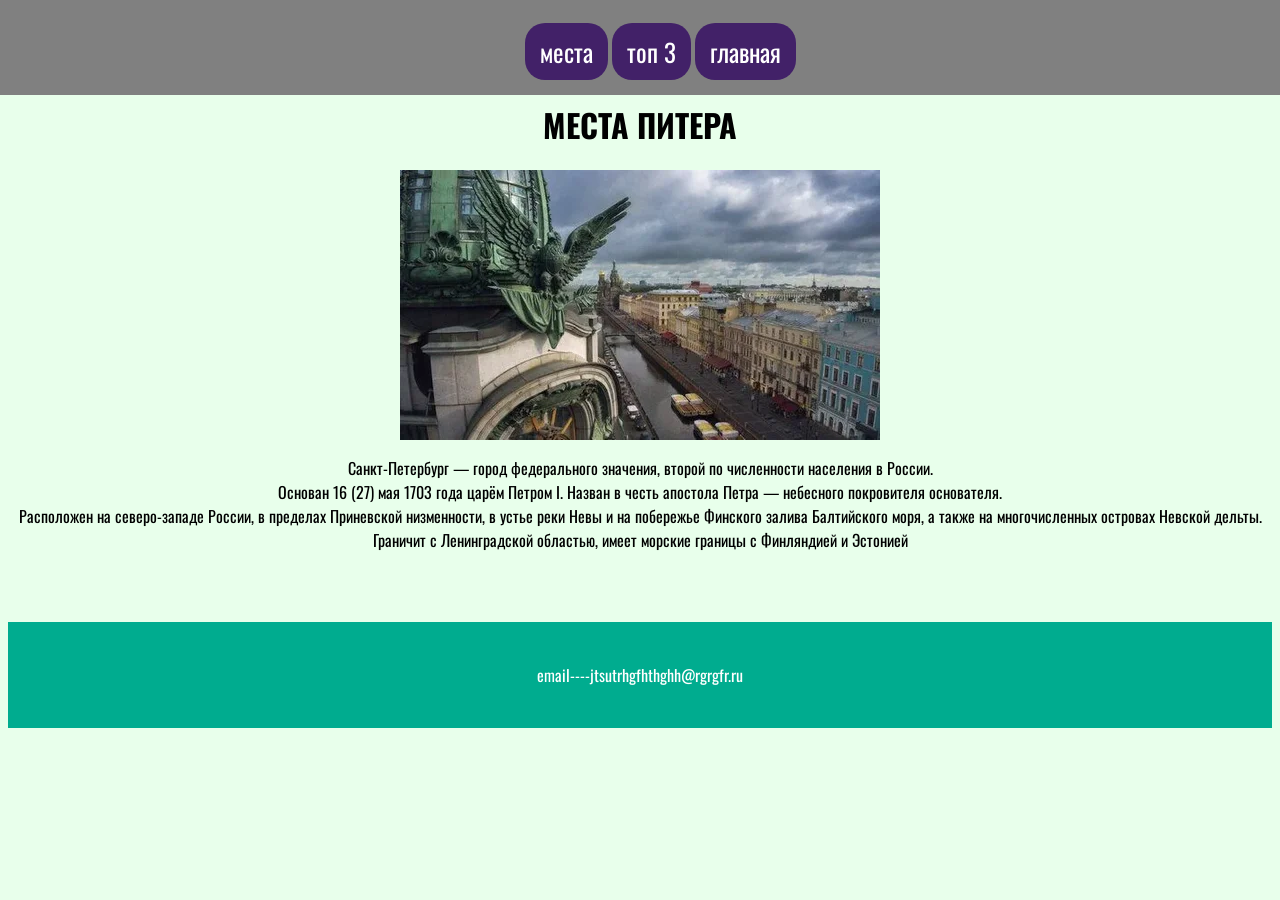
<file: index.html>
<html lang="en">
<head>
  <link rel="preconnect" href="https://fonts.googleapis.com">
<link rel="preconnect" href="https://fonts.gstatic.com" crossorigin>
<link href="https://fonts.googleapis.com/css2?family=Oswald:wght@200..700&display=swap" rel="stylesheet">
  <meta charset="UTF-8">
  <meta http-equiv="X-UA-Compatible" content="IE=edge">
      <link rel="stylesheet" href="index.css">
  <meta name="viewport" content="width=device-width, initial-scale=1.0">
  <title>Document</title>
</head>
<body>
  <header>
<nav>
    <ul>
      <li><a href="mesta.html">места</a></li>
      <li><a href="toptri.html">топ 3</a></li>
      <li><a href="index.html">главная</a></li>
    </ul>
  </nav>
     </header>
  <br><br><br><br>
  <center>
  <h1>МЕСТА ПИТЕРА</h1>
  <img src="img/[base64].webp">
  <p>Санкт-Петербург — город федерального значения, второй по численности населения в России.
<br>    
    Основан 16 (27) мая 1703 года царём Петром I. Назван в честь апостола Петра — небесного покровителя основателя. 
<br>
    Расположен на северо-западе России, в пределах Приневской низменности, в устье реки Невы и на побережье Финского залива Балтийского моря, а также на многочисленных островах Невской дельты. Граничит с Ленинградской областью, имеет морские границы с Финляндией и Эстонией
</p>
            <br><br><br> 
<div class="aaab">
 <p>email----jtsutrhgfhthghh@rgrgfr.ru</p> 
  </div>
    </center>
</body>
</html>
</file>
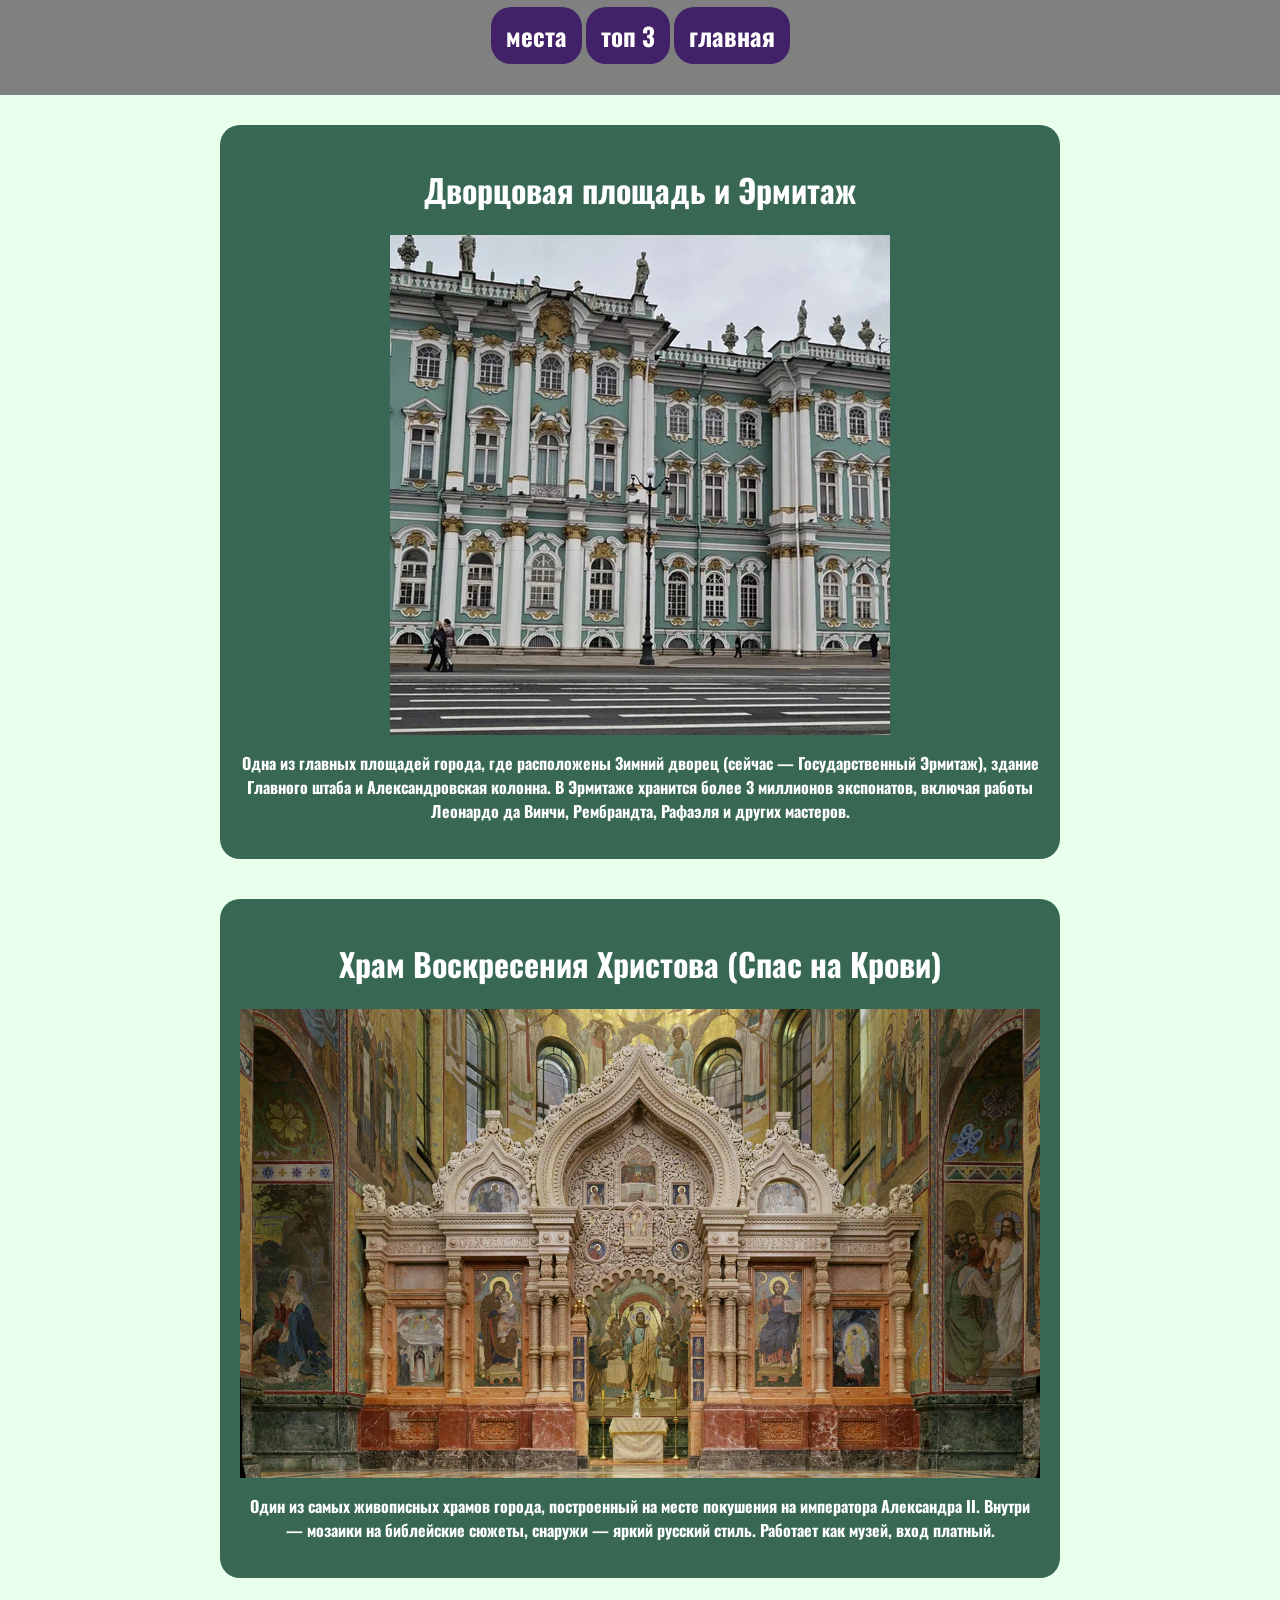
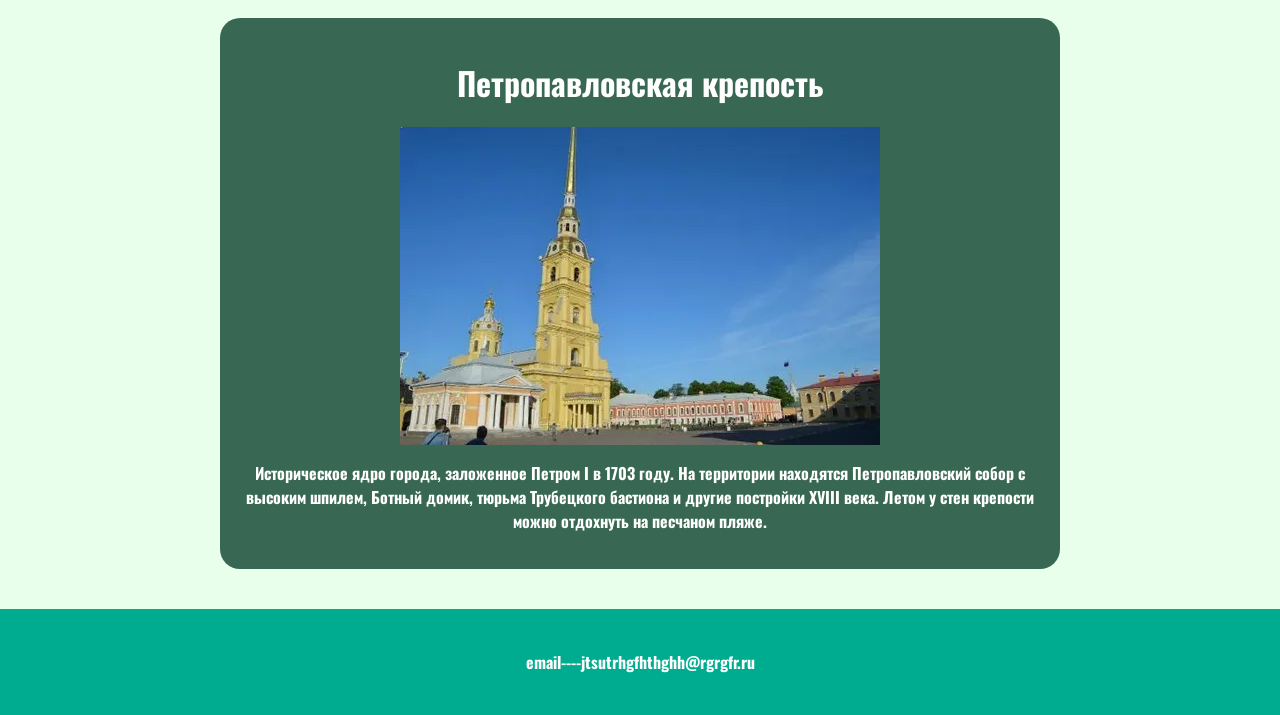
<file: toptri.html>
<!DOCTYPE html>
<html lang="en">
<head>
<link rel="preconnect" href="https://fonts.googleapis.com">
<link rel="preconnect" href="https://fonts.gstatic.com" crossorigin>
<link href="https://fonts.googleapis.com/css2?family=Oswald:wght@200..700&display=swap" rel="stylesheet">
<meta charset="UTF-8">
 <link rel="stylesheet" href="toptri.css">
<meta http-equiv="X-UA-Compatible" content="IE=edge">
<meta name="viewport" content="width=device-width, initial-scale=1.0">
<title>Достопримечательности Санкт-Петербурга</title>
</head>
<body>
<header>
<nav>
<ul>
<li><a href="mesta.html">места</a></li>
<li><a href="toptri.html">топ 3</a></li>
<li><a href="index.html">главная</a></li>
</ul>
</nav>
</header>
<center>
<div class="aaa">
<h1>Дворцовая площадь и Эрмитаж</h1>
 <img src="img/smart_crop_500x500.webp e4erd6rdyrdu.webp">
<p>Одна из главных площадей города, где расположены Зимний дворец (сейчас — Государственный Эрмитаж), здание Главного штаба и Александровская колонна. В Эрмитаже хранится более 3 миллионов экспонатов, включая работы Леонардо да Винчи, Рембрандта, Рафаэля и других мастеров.</p>
</div>
<div class="aaa">
<h1>Храм Воскресения Христова (Спас на Крови)</h1>
 <img src="img/XXXL.webpXXXXXXXXXXXXXXXXXXXXXXXXL.webp">
<p>Один из самых живописных храмов города, построенный на месте покушения на императора Александра II. Внутри — мозаики на библейские сюжеты, снаружи — яркий русский стиль. Работает как музей, вход платный.</p>
</div>
<div class="aaa">
<h1>Петропавловская крепость</h1>
 <img src="img/A4Vdn3wAOWelu6DDhtgEGVTb-mDguUdjFNIWgannG7u4EELQZ943YMK4zcmfIMEZxJ1xaoce3QHBQWQZ2OXiF8LBTo5uxa6ydLz1wYYZRJ4Diz4n9jhQJYRFFQUqsdn7OopYGHqXOT8YMlIWAbIUzsVJtvhW2hIbw653246262626.webp">
<p>Историческое ядро города, заложенное Петром I в 1703 году. На территории находятся Петропавловский собор с высоким шпилем, Ботный домик, тюрьма Трубецкого бастиона и другие постройки XVIII века. Летом у стен крепости можно отдохнуть на песчаном пляже.</p>
</div>
<div class="aaab">
<p>email----jtsutrhgfhthghh@rgrgfr.ru</p>
</div>
</center>
</body>
</html>
</file>
<file: index.css>
ul{
  list-style-type: none;
}
li{
  display: inline;
}
nav {

  display: flex;
  justify-content: center;
  gap: 50px;
  margin-bottom: 30px;
  padding: 17px;
}
a {
  text-decoration: none;
  color: white;
  background-color: #422168 ;
  padding: 10px 15px;
  border-radius: 20px;
transition: color 1s ease;
  font-size: 25px;
}
a:hover{
 color:red; 
  background-color: white ; 
}
header{
  background-color:gray;
  width: 100%;
  height: 95px;
  position: fixed;
  top: 0;
  left: 0;
}
body{
 justify-content: center; 
  background-color:#E8FFEB;
}

p,h1,a {
  font-family: "Oswald", sans-serif;
  font-optical-sizing: auto;
  font-weight: <weight>;
  font-style: normal;
} 
.aaab{
  background-color:#00AC8F;
  padding:25px;
  color:white;
}
</file>
<file: toptri.css>
ul {
list-style-type: none;
padding: 0;
margin: 0;
}

li {
display: inline;
}

nav {
display: flex;
justify-content: center;
gap: 50px;
margin-bottom: 30px;
padding: 17px;
}

a {
text-decoration: none;
color: white;
background-color: #422168;
padding: 10px 15px;
border-radius: 20px;
transition: color 0.3s ease, background-color 0.3s ease;
font-size: 25px;
}

a:hover {
color: red;
background-color: white;
}

header {
background-color: gray;
width: 100%;
height: 95px;
position: fixed;
top: 0;
left: 0;
z-index: 1000; /* чтобы меню было поверх остального контента */
}

body {
background-color: #E8FFEB;
margin: 0;
padding-top: 125px; /* отступ сверху, чтобы фиксированный header не перекрывал контент */
}

p, h1, a {
font-family: "Oswald", sans-serif;
font-optical-sizing: auto;
font-weight: 700; /* исправлено: было <weight> */
font-style: normal;
}
.aaa {
background-color: #386853;
padding: 20px;
border-radius: 20px;
color: white;
margin-bottom: 40px; /* отступы между карточками */
max-width: 800px; /* ограничение ширины карточек */
margin-left: auto; /* центрирование внутри center */
margin-right: auto;
}

.aaab {
background-color: #00AC8F;
padding: 25px;
color: white;
text-align: center; /* выравнивание текста внутри блока */
}

img {
max-width: 100%; /* картинки не вылезут за пределы блока */
height: auto; /* сохраняет пропорции */
display: block; /* убирает лишние отступы снизу */
margin: 15px auto; /* центрирует картинку внутри карточки */
}
</file>
